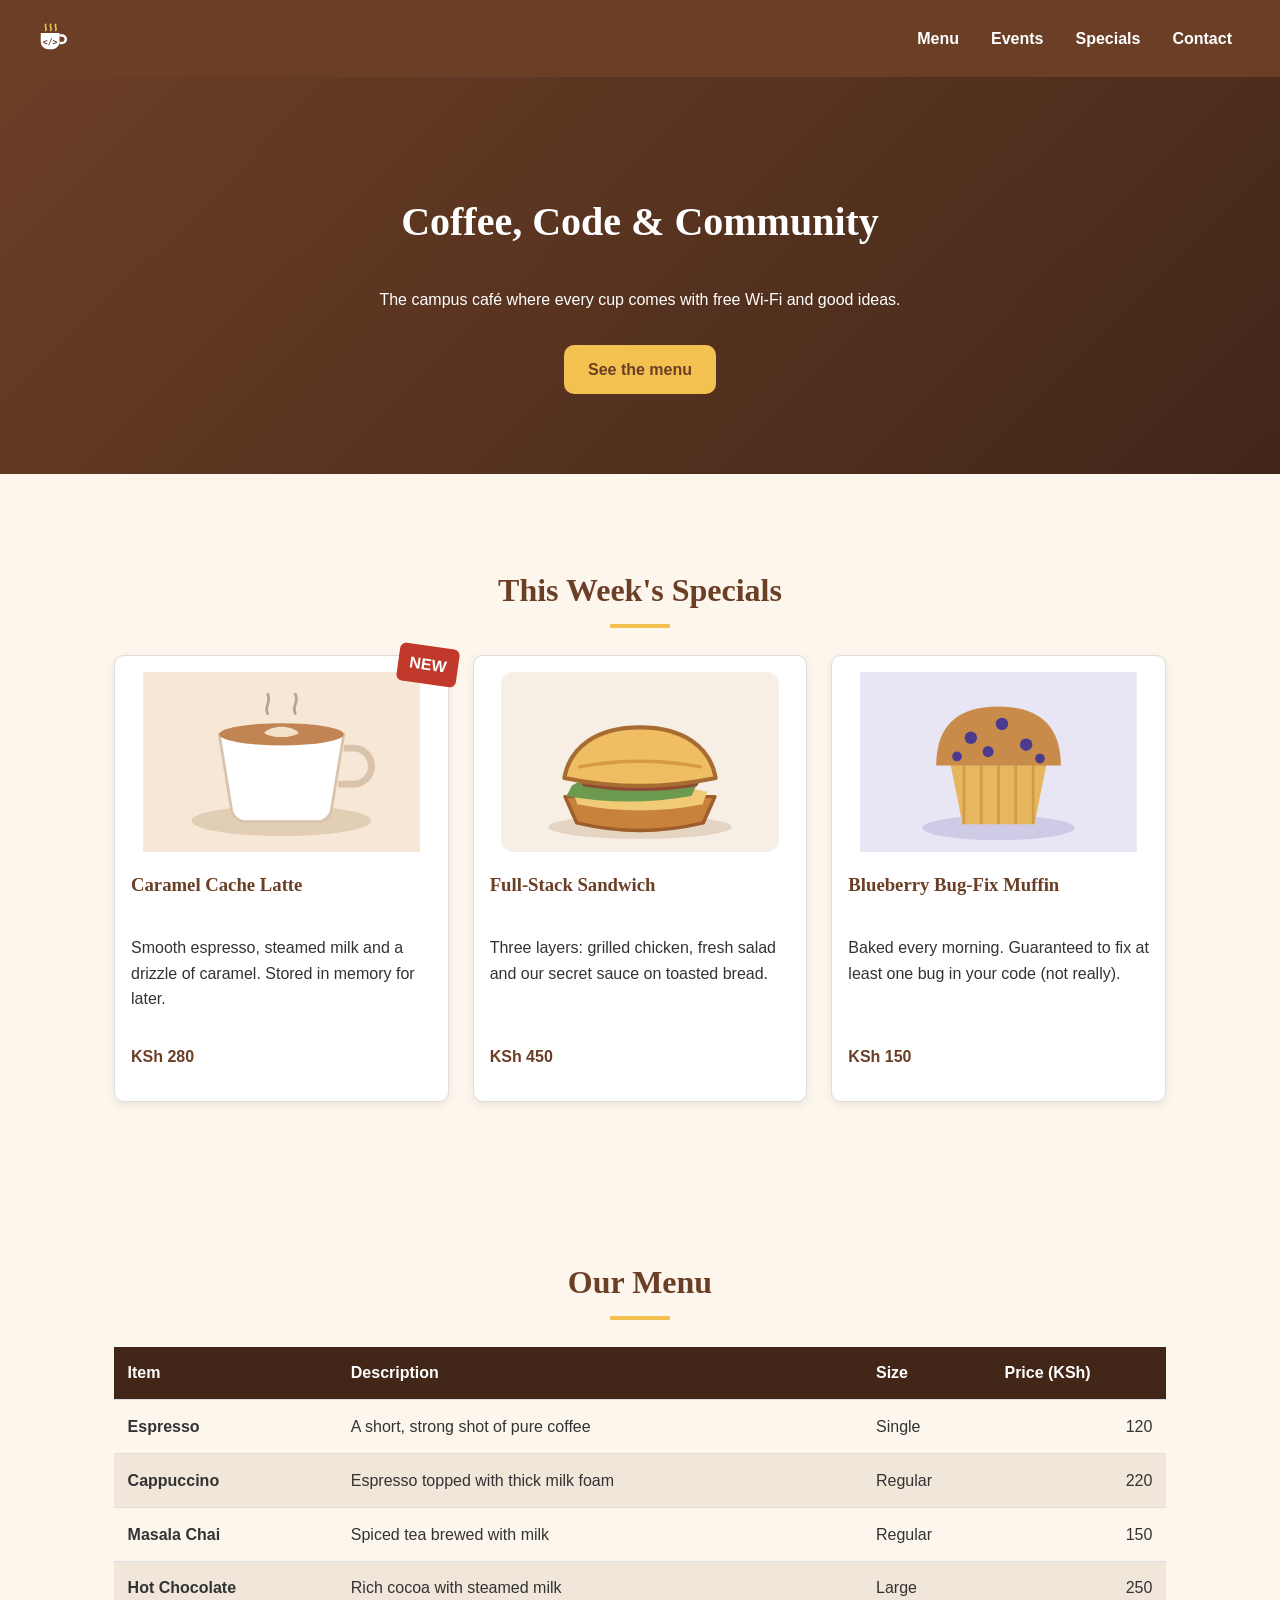
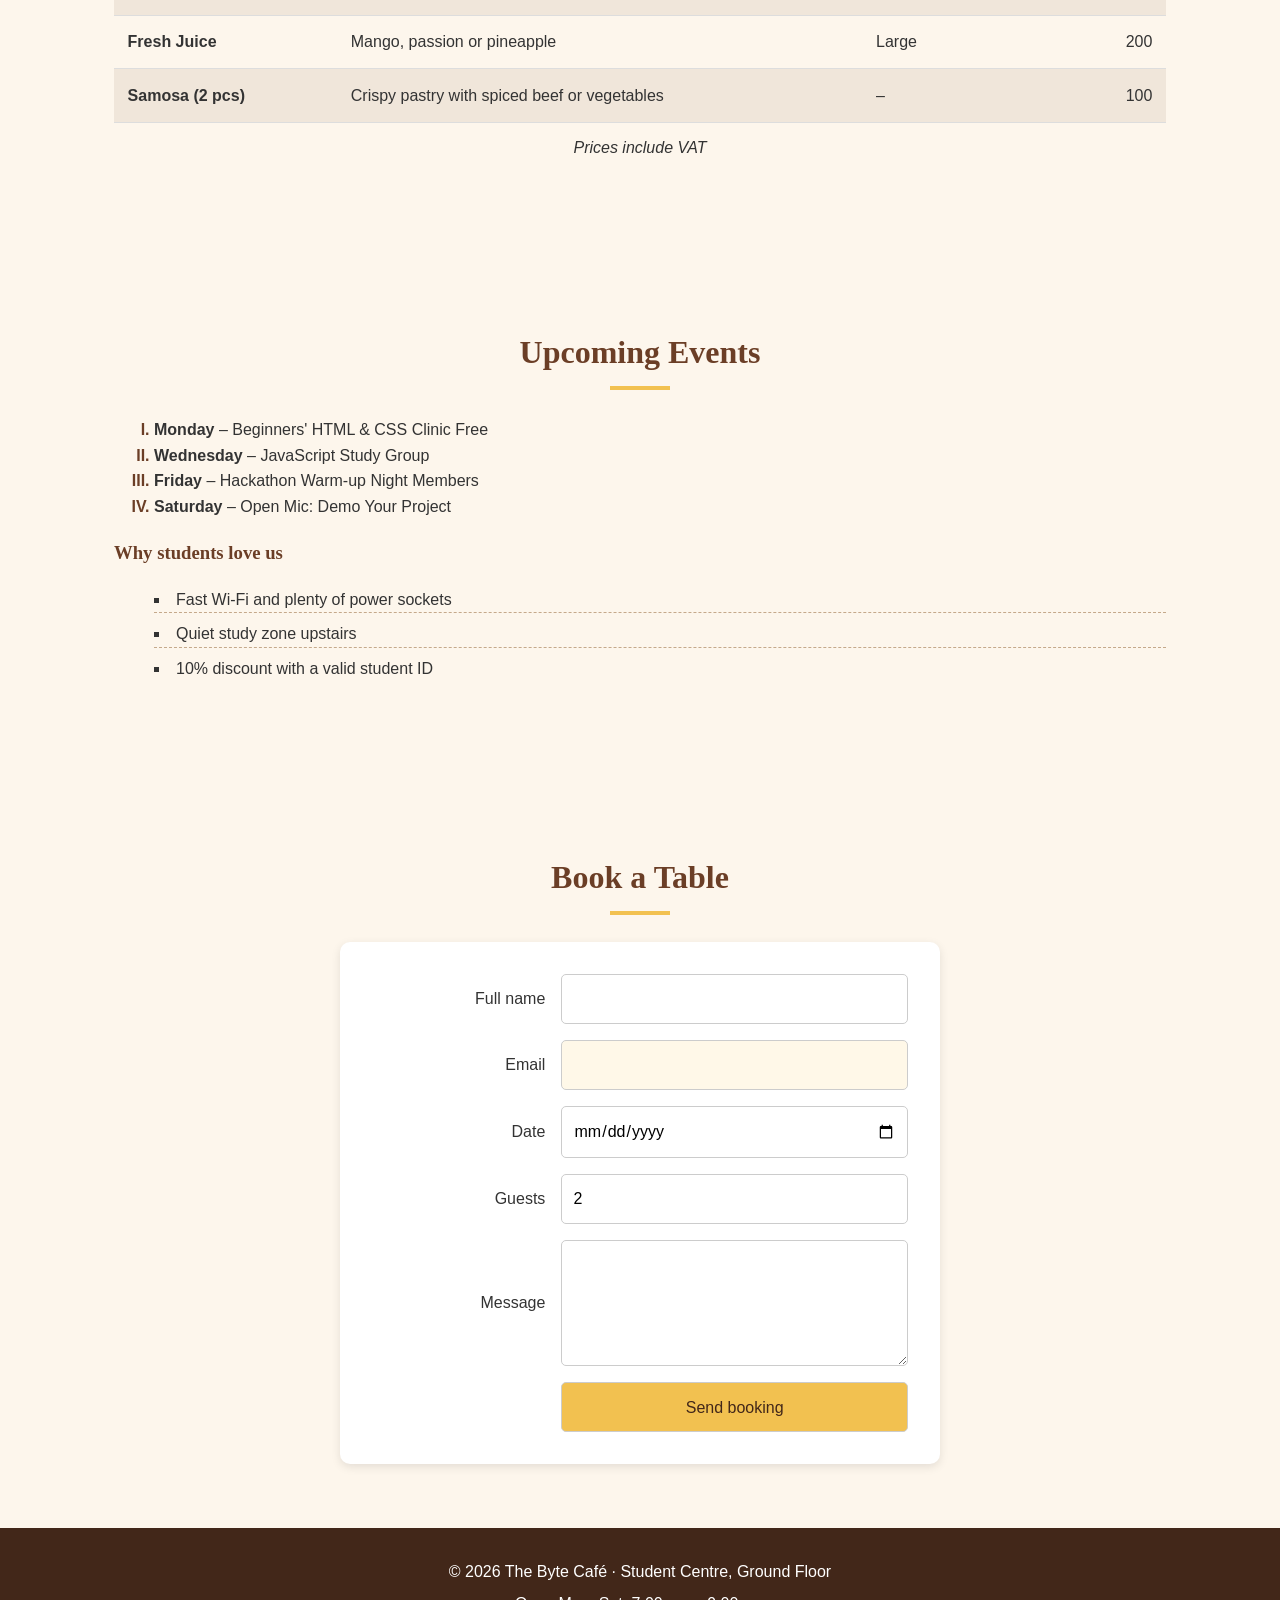
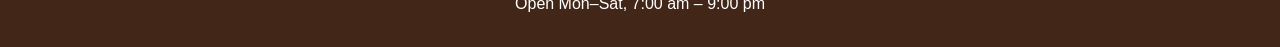
<file: starter/index.html>
<!doctype html>
<html lang="en">
  <head>
    <meta charset="UTF-8" />
    <meta name="viewport" content="width=device-width, initial-scale=1" />
    <title>The Byte Café – Campus Coffee &amp; Code</title>
    <!-- PART 1: link your external stylesheet on the next line -->

    <link rel="stylesheet" href="css/style.css" />
  </head>
  <body>
    <!-- ================= HEADER ================= -->
    <header class="site-header">
      <a href="#top" class="logo" id="top">
        <img src="images/logo.svg" alt="" width="40" height="40" />
        <span>The Byte Café</span>
      </a>
      <nav aria-label="Main navigation">
        <ul class="nav-list">
          <li><a href="#menu">Menu</a></li>
          <li><a href="#events">Events</a></li>
          <li><a href="#specials">Specials</a></li>
          <li><a href="#contact">Contact</a></li>
        </ul>
      </nav>
    </header>

    <!-- ================= HERO ================= -->
    <section class="hero">
      <h1>Coffee, Code &amp; Community</h1>
      <p class="tagline">
        The campus café where every cup comes with free Wi-Fi and good ideas.
      </p>
      <a href="#menu" class="btn btn-primary">See the menu</a>
    </section>

    <main>
      <!-- ================= SPECIALS (cards) ================= -->
      <section id="specials" class="specials">
        <h2>This Week's Specials</h2>
        <div class="card-list">
          <article class="card">
            <span class="badge">New</span>
            <img src="images/latte.svg" alt="A caramel latte in a white cup" />
            <h3>Caramel Cache Latte</h3>
            <p>
              Smooth espresso, steamed milk and a drizzle of caramel. Stored in
              memory for later.
            </p>
            <p class="price">KSh 280</p>
          </article>
          <article class="card">
            <img src="images/sandwich.svg" alt="A toasted chicken sandwich" />
            <h3>Full-Stack Sandwich</h3>
            <p>
              Three layers: grilled chicken, fresh salad and our secret sauce on
              toasted bread.
            </p>
            <p class="price">KSh 450</p>
          </article>
          <article class="card">
            <img src="images/muffin.svg" alt="A blueberry muffin" />
            <h3>Blueberry Bug-Fix Muffin</h3>
            <p>
              Baked every morning. Guaranteed to fix at least one bug in your
              code (not really).
            </p>
            <p class="price">KSh 150</p>
          </article>
        </div>
      </section>

      <!-- ================= MENU (table) ================= -->
      <section id="menu" class="menu">
        <h2>Our Menu</h2>
        <table class="menu-table">
          <caption>
            Prices include VAT
          </caption>
          <thead>
            <tr>
              <th scope="col">Item</th>
              <th scope="col">Description</th>
              <th scope="col">Size</th>
              <th scope="col">Price (KSh)</th>
            </tr>
          </thead>
          <tbody>
            <tr>
              <td>Espresso</td>
              <td>A short, strong shot of pure coffee</td>
              <td>Single</td>
              <td>120</td>
            </tr>
            <tr>
              <td>Cappuccino</td>
              <td>Espresso topped with thick milk foam</td>
              <td>Regular</td>
              <td>220</td>
            </tr>
            <tr>
              <td>Masala Chai</td>
              <td>Spiced tea brewed with milk</td>
              <td>Regular</td>
              <td>150</td>
            </tr>
            <tr>
              <td>Hot Chocolate</td>
              <td>Rich cocoa with steamed milk</td>
              <td>Large</td>
              <td>250</td>
            </tr>
            <tr>
              <td>Fresh Juice</td>
              <td>Mango, passion or pineapple</td>
              <td>Large</td>
              <td>200</td>
            </tr>
            <tr>
              <td>Samosa (2 pcs)</td>
              <td>Crispy pastry with spiced beef or vegetables</td>
              <td>–</td>
              <td>100</td>
            </tr>
          </tbody>
        </table>
      </section>

      <!-- ================= EVENTS (list) ================= -->
      <section id="events" class="events">
        <h2>Upcoming Events</h2>
        <ol class="event-list">
          <li>
            <strong>Monday</strong> – Beginners' HTML &amp; CSS Clinic
            <span class="tag">Free</span>
          </li>
          <li><strong>Wednesday</strong> – JavaScript Study Group</li>
          <li>
            <strong>Friday</strong> – Hackathon Warm-up Night
            <span class="tag">Members</span>
          </li>
          <li><strong>Saturday</strong> – Open Mic: Demo Your Project</li>
        </ol>
        <h3>Why students love us</h3>
        <ul class="feature-list">
          <li>Fast Wi-Fi and plenty of power sockets</li>
          <li>Quiet study zone upstairs</li>
          <li>10% discount with a valid student ID</li>
        </ul>
      </section>

      <!-- ================= CONTACT (form) ================= -->
      <section id="contact" class="contact">
        <h2>Book a Table</h2>
        <form class="booking-form" action="#" method="post">
          <label for="name">Full name</label>
          <input id="name" name="name" type="text" required />

          <label for="email">Email</label>
          <input id="email" name="email" type="email" required />

          <label for="date">Date</label>
          <input id="date" name="date" type="date" />

          <label for="guests">Guests</label>
          <input
            id="guests"
            name="guests"
            type="number"
            min="1"
            max="12"
            value="2"
          />

          <label for="message">Message</label>
          <textarea id="message" name="message" rows="4"></textarea>

          <button type="submit" class="btn btn-primary">Send booking</button>
        </form>
      </section>
    </main>

    <!-- ================= FOOTER ================= -->
    <footer class="site-footer">
      <p>&copy; 2026 The Byte Café · Student Centre, Ground Floor</p>
      <p>Open Mon–Sat, 7:00 am – 9:00 pm</p>
    </footer>
  </body>
</html>
</file>
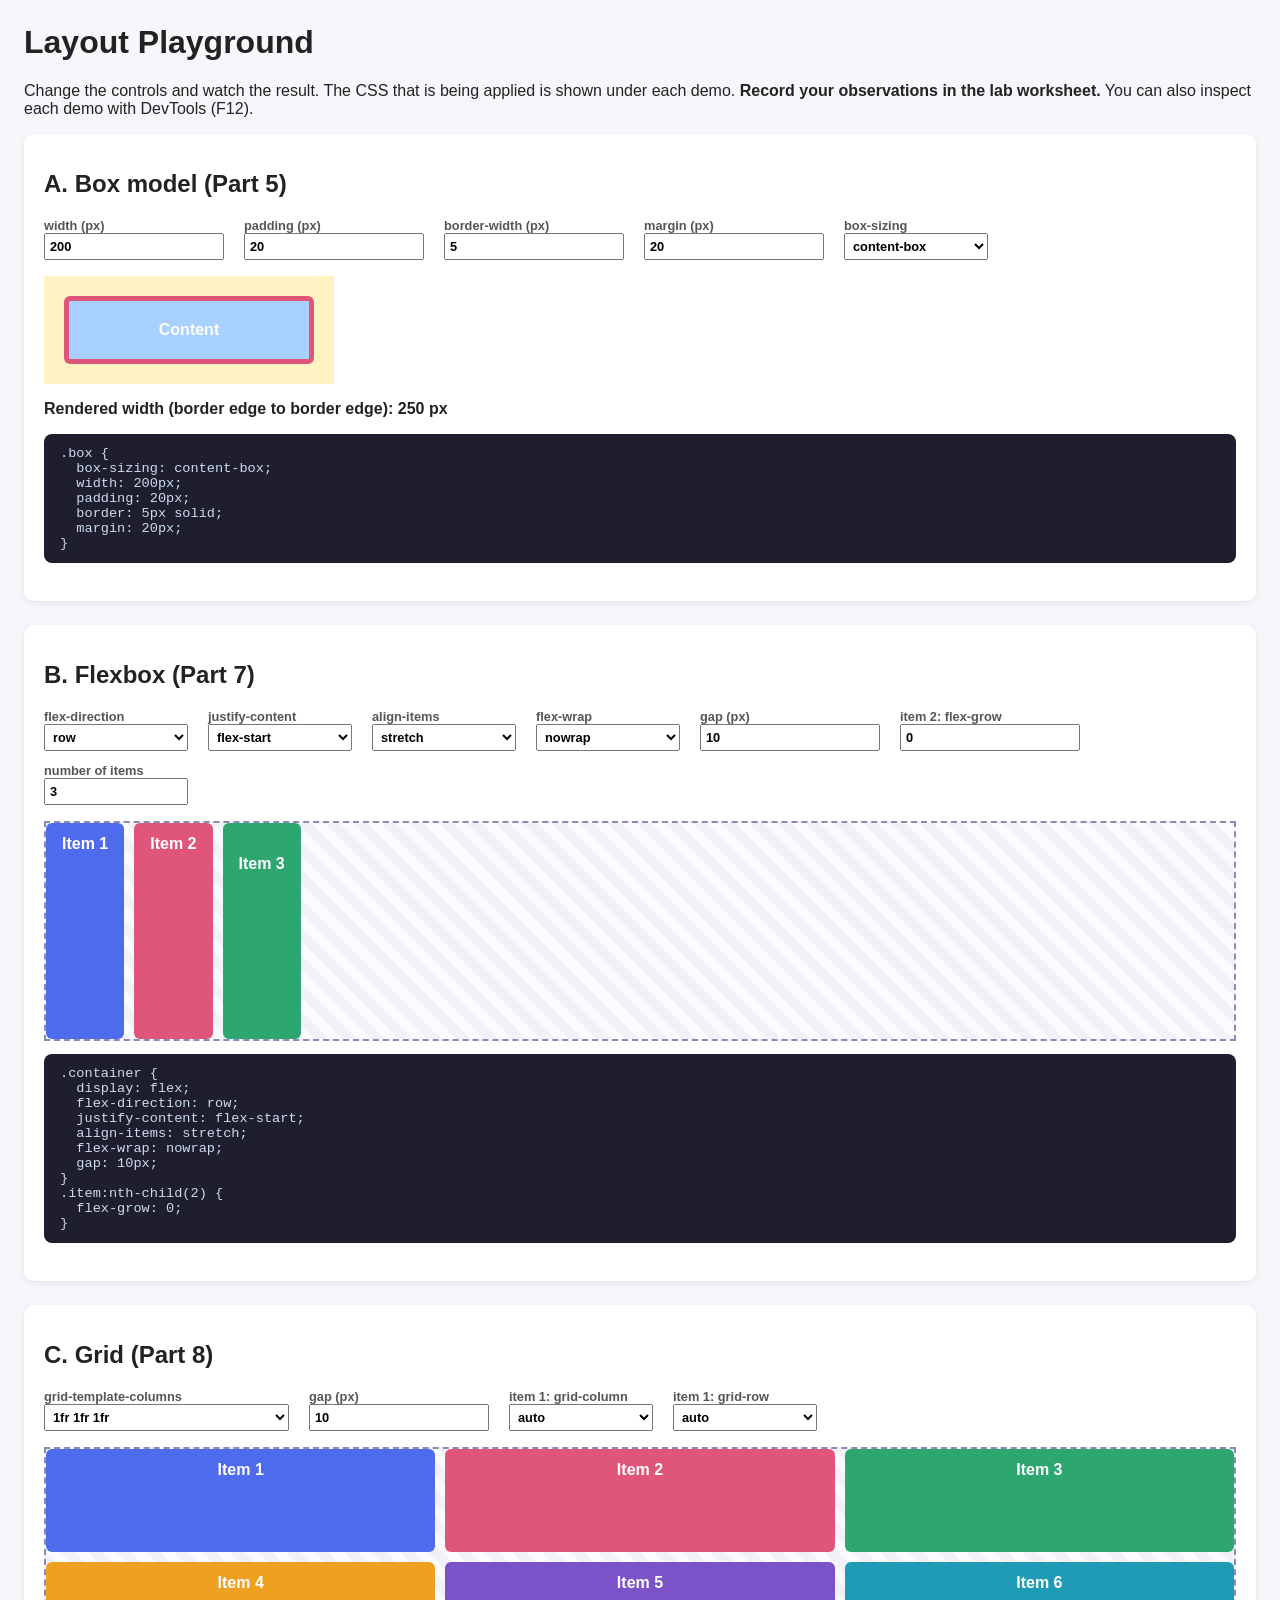
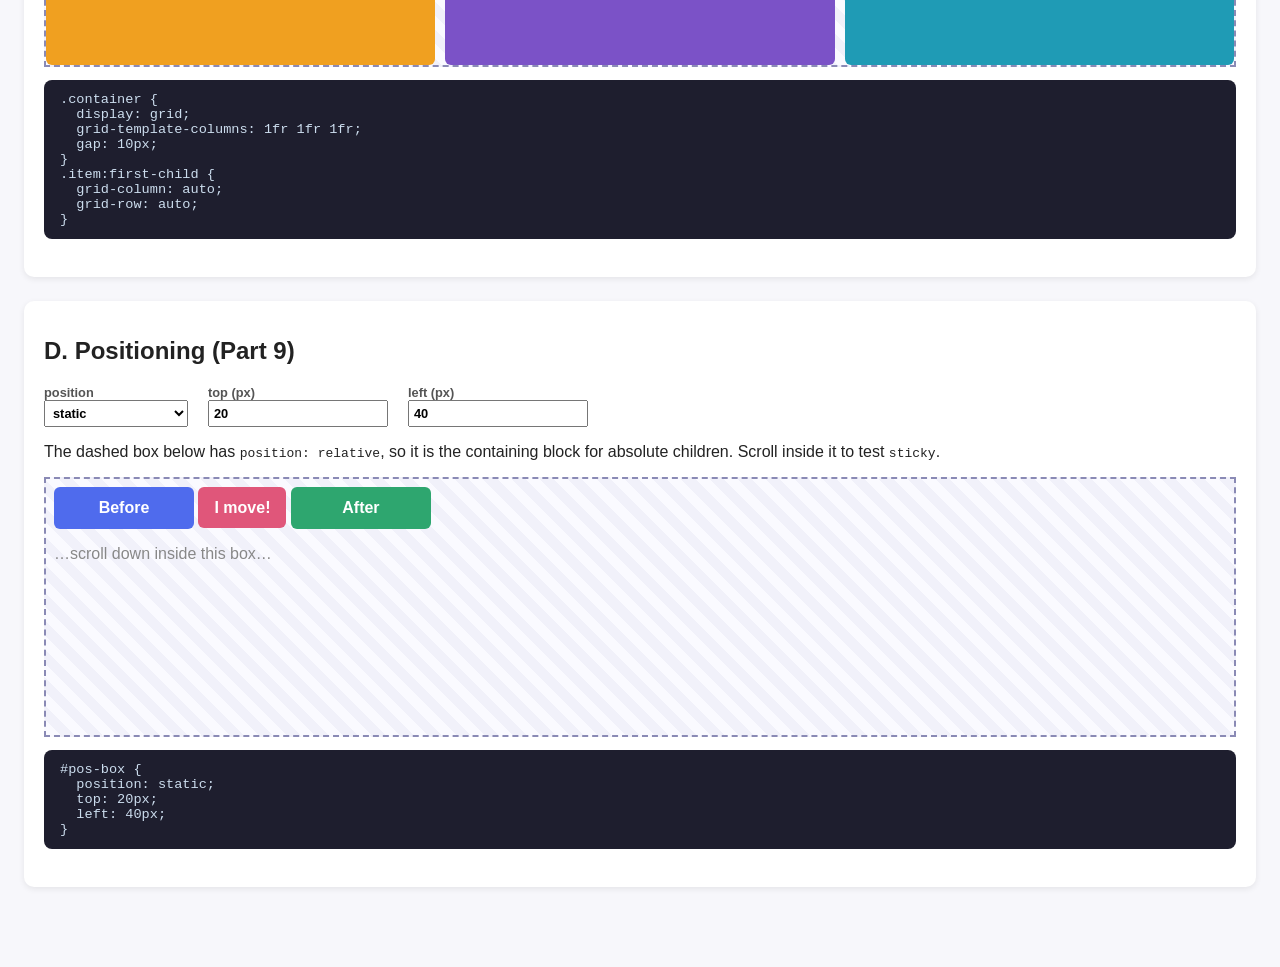
<file: starter/exercises/layout-playground.html>
<!DOCTYPE html>
<html lang="en">
<head>
  <meta charset="UTF-8">
  <meta name="viewport" content="width=device-width, initial-scale=1">
  <title>Parts 5, 7, 8 &amp; 9 – Layout Playground</title>
  <style>
    * { box-sizing: border-box; }
    body { font-family: "Segoe UI", Arial, sans-serif; margin: 0; padding: 1.5rem; background: #f7f7fb; color: #222; }
    h1 { margin-top: 0; }
    section { background: #fff; border-radius: 10px; padding: 1rem 1.25rem 1.5rem; margin-bottom: 1.5rem; box-shadow: 0 2px 6px rgba(0,0,0,.08); }
    .controls { display: flex; flex-wrap: wrap; gap: .75rem 1.25rem; margin-bottom: 1rem; }
    .controls label { display: flex; flex-direction: column; font-size: .8rem; font-weight: 600; color: #555; }
    .controls select, .controls input { font: inherit; padding: .25rem; min-width: 9rem; }
    pre { background: #1e1e2e; color: #cde; padding: .75rem 1rem; border-radius: 8px; font-size: .85rem; overflow-x: auto; }
    .stage { border: 2px dashed #8a8ab5; min-height: 220px; background: repeating-linear-gradient(45deg,#fafaff,#fafaff 10px,#f1f1fa 10px,#f1f1fa 20px); }
    .item { background: #4f6bed; color: #fff; font-weight: 700; padding: .75rem 1rem; border-radius: 6px; text-align: center; }
    .item:nth-child(2) { background: #e0567a; }
    .item:nth-child(3) { background: #2ea66f; }
    .item:nth-child(4) { background: #f0a020; }
    .item:nth-child(5) { background: #7b52c7; }
    .item:nth-child(6) { background: #1f9bb5; }
    .tall { padding-top: 2rem; padding-bottom: 2rem; }

    /* box model demo */
    #bm-wrap { background: #fff3c4; display: inline-block; }
    #bm { background: #a8d1ff; border-style: solid; border-color: #e0567a; }
    #bm-wrap .note { font-size: .8rem; }

    /* positioning demo */
    #pos-stage { position: relative; height: 260px; overflow: auto; }
    #pos-stage .filler { height: 600px; padding: .5rem; color: #888; }
    #pos-box { width: 140px; background: #e0567a; }
    .ghost { display: inline-block; width: 140px; }
  </style>
</head>
<body>
  <h1>Layout Playground</h1>
  <p>Change the controls and watch the result. The CSS that is being applied is shown under each demo.
     <strong>Record your observations in the lab worksheet.</strong> You can also inspect each demo with DevTools (F12).</p>

  <!-- ============ BOX MODEL ============ -->
  <section id="box-model">
    <h2>A. Box model (Part 5)</h2>
    <div class="controls">
      <label>width (px)<input type="number" id="bm-width" value="200"></label>
      <label>padding (px)<input type="number" id="bm-padding" value="20"></label>
      <label>border-width (px)<input type="number" id="bm-border" value="5"></label>
      <label>margin (px)<input type="number" id="bm-margin" value="20"></label>
      <label>box-sizing
        <select id="bm-sizing"><option>content-box</option><option>border-box</option></select>
      </label>
    </div>
    <div id="bm-wrap"><div id="bm" class="item">Content</div></div>
    <p><strong>Rendered width (border edge to border edge): <span id="bm-out"></span> px</strong></p>
    <pre id="bm-code"></pre>
  </section>

  <!-- ============ FLEXBOX ============ -->
  <section id="flexbox">
    <h2>B. Flexbox (Part 7)</h2>
    <div class="controls">
      <label>flex-direction
        <select id="fx-direction"><option>row</option><option>row-reverse</option><option>column</option><option>column-reverse</option></select></label>
      <label>justify-content
        <select id="fx-justify"><option>flex-start</option><option>flex-end</option><option>center</option><option>space-between</option><option>space-around</option><option>space-evenly</option></select></label>
      <label>align-items
        <select id="fx-align"><option>stretch</option><option>flex-start</option><option>flex-end</option><option>center</option><option>baseline</option></select></label>
      <label>flex-wrap
        <select id="fx-wrap"><option>nowrap</option><option>wrap</option></select></label>
      <label>gap (px)<input type="number" id="fx-gap" value="10"></label>
      <label>item 2: flex-grow<input type="number" id="fx-grow" value="0" min="0"></label>
      <label>number of items<input type="number" id="fx-count" value="3" min="1" max="6"></label>
    </div>
    <div class="stage" id="fx-stage"></div>
    <pre id="fx-code"></pre>
  </section>

  <!-- ============ GRID ============ -->
  <section id="grid">
    <h2>C. Grid (Part 8)</h2>
    <div class="controls">
      <label>grid-template-columns
        <select id="gr-cols">
          <option>1fr 1fr 1fr</option>
          <option>1fr 2fr</option>
          <option>200px 1fr</option>
          <option>repeat(4, 1fr)</option>
          <option>repeat(auto-fit, minmax(150px, 1fr))</option>
        </select></label>
      <label>gap (px)<input type="number" id="gr-gap" value="10"></label>
      <label>item 1: grid-column
        <select id="gr-span"><option>auto</option><option>1 / 3</option><option>1 / -1</option><option>span 2</option></select></label>
      <label>item 1: grid-row
        <select id="gr-row"><option>auto</option><option>1 / 3</option><option>span 2</option></select></label>
    </div>
    <div class="stage" id="gr-stage"></div>
    <pre id="gr-code"></pre>
  </section>

  <!-- ============ POSITIONING ============ -->
  <section id="positioning">
    <h2>D. Positioning (Part 9)</h2>
    <div class="controls">
      <label>position
        <select id="ps-position"><option>static</option><option>relative</option><option>absolute</option><option>fixed</option><option>sticky</option></select></label>
      <label>top (px)<input type="number" id="ps-top" value="20"></label>
      <label>left (px)<input type="number" id="ps-left" value="40"></label>
    </div>
    <p>The dashed box below has <code>position: relative</code>, so it is the containing block for absolute children.
       Scroll inside it to test <code>sticky</code>.</p>
    <div class="stage" id="pos-stage">
      <div class="filler">
        <span class="item ghost">Before</span>
        <span class="item" id="pos-box">I move!</span>
        <span class="item ghost">After</span>
        <p>…scroll down inside this box…</p>
      </div>
    </div>
    <pre id="ps-code"></pre>
  </section>

<script>
  const $ = id => document.getElementById(id);

  function boxModel() {
    const w = +$('bm-width').value, p = +$('bm-padding').value, b = +$('bm-border').value,
          m = +$('bm-margin').value, s = $('bm-sizing').value, el = $('bm');
    Object.assign(el.style, { width: w + 'px', padding: p + 'px', borderWidth: b + 'px', margin: m + 'px', boxSizing: s });
    $('bm-out').textContent = Math.round(el.getBoundingClientRect().width);
    $('bm-code').textContent = `.box {\n  box-sizing: ${s};\n  width: ${w}px;\n  padding: ${p}px;\n  border: ${b}px solid;\n  margin: ${m}px;\n}`;
  }

  function flex() {
    const st = $('fx-stage'), n = +$('fx-count').value;
    st.innerHTML = '';
    for (let i = 1; i <= n; i++) {
      const d = document.createElement('div');
      d.className = 'item' + (i === 3 ? ' tall' : '');
      d.textContent = 'Item ' + i;
      st.appendChild(d);
    }
    const css = { display: 'flex', flexDirection: $('fx-direction').value, justifyContent: $('fx-justify').value,
                  alignItems: $('fx-align').value, flexWrap: $('fx-wrap').value, gap: $('fx-gap').value + 'px' };
    Object.assign(st.style, css);
    const g = +$('fx-grow').value;
    if (st.children[1]) st.children[1].style.flexGrow = g;
    $('fx-code').textContent =
`.container {\n  display: flex;\n  flex-direction: ${css.flexDirection};\n  justify-content: ${css.justifyContent};\n  align-items: ${css.alignItems};\n  flex-wrap: ${css.flexWrap};\n  gap: ${css.gap};\n}\n.item:nth-child(2) {\n  flex-grow: ${g};\n}`;
  }

  function grid() {
    const st = $('gr-stage');
    st.innerHTML = '';
    for (let i = 1; i <= 6; i++) {
      const d = document.createElement('div'); d.className = 'item'; d.textContent = 'Item ' + i; st.appendChild(d);
    }
    Object.assign(st.style, { display: 'grid', gridTemplateColumns: $('gr-cols').value, gap: $('gr-gap').value + 'px' });
    st.children[0].style.gridColumn = $('gr-span').value;
    st.children[0].style.gridRow = $('gr-row').value;
    $('gr-code').textContent =
`.container {\n  display: grid;\n  grid-template-columns: ${$('gr-cols').value};\n  gap: ${$('gr-gap').value}px;\n}\n.item:first-child {\n  grid-column: ${$('gr-span').value};\n  grid-row: ${$('gr-row').value};\n}`;
  }

  function pos() {
    const b = $('pos-box'), p = $('ps-position').value;
    Object.assign(b.style, { position: p, top: $('ps-top').value + 'px', left: $('ps-left').value + 'px' });
    $('ps-code').textContent = `#pos-box {\n  position: ${p};\n  top: ${$('ps-top').value}px;\n  left: ${$('ps-left').value}px;\n}`;
  }

  document.querySelectorAll('#box-model input, #box-model select').forEach(e => e.addEventListener('input', boxModel));
  document.querySelectorAll('#flexbox input, #flexbox select').forEach(e => e.addEventListener('input', flex));
  document.querySelectorAll('#grid input, #grid select').forEach(e => e.addEventListener('input', grid));
  document.querySelectorAll('#positioning input, #positioning select').forEach(e => e.addEventListener('input', pos));
  boxModel(); flex(); grid(); pos();
</script>
</body>
</html>
</file>
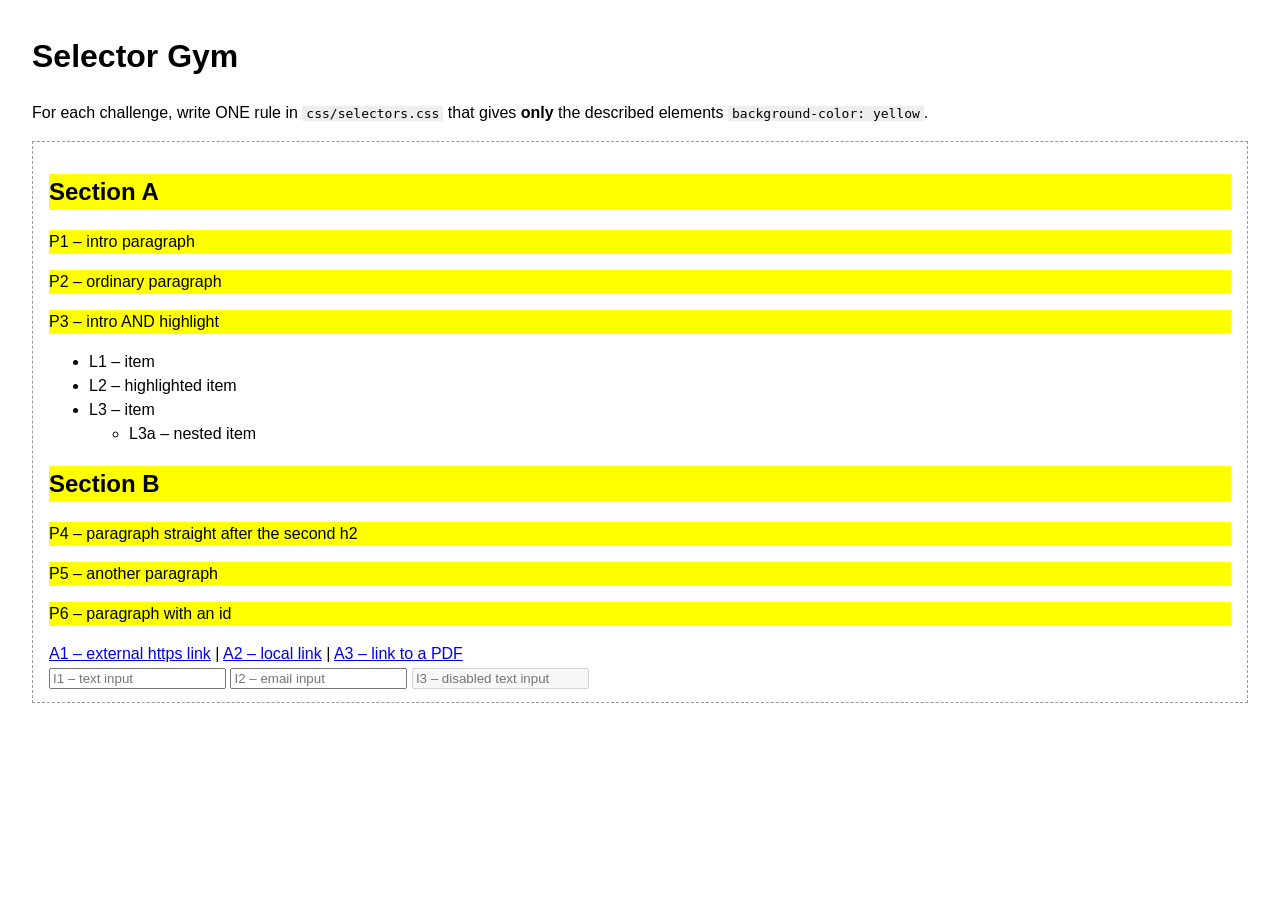
<file: starter/exercises/selectors.html>
<!DOCTYPE html>
<html lang="en">
<head>
  <meta charset="UTF-8">
  <title>Part 2 – Selector Gym</title>
  <style>
    /* Helper styles – do not change */
    body { font-family: Arial, sans-serif; margin: 2rem; line-height: 1.5; }
    .box { border: 1px dashed #999; padding: 0.75rem 1rem; margin: 1rem 0; }
    code { background: #eee; padding: 0 4px; }
  </style>
  <!-- Write YOUR answers in css/selectors.css -->
  <link rel="stylesheet" href="css/selectors.css">
</head>
<body>
  <h1>Selector Gym</h1>
  <p>For each challenge, write ONE rule in <code>css/selectors.css</code> that gives
     <strong>only</strong> the described elements <code>background-color: yellow</code>.</p>

  <div class="box" id="gym">
    <h2>Section A</h2>
    <p class="intro">P1 – intro paragraph</p>
    <p>P2 – ordinary paragraph</p>
    <p class="intro highlight">P3 – intro AND highlight</p>
    <ul>
      <li>L1 – item</li>
      <li class="highlight">L2 – highlighted item</li>
      <li>L3 – item
        <ul>
          <li>L3a – nested item</li>
        </ul>
      </li>
    </ul>
    <h2>Section B</h2>
    <p>P4 – paragraph straight after the second h2</p>
    <p>P5 – another paragraph</p>
    <p id="special">P6 – paragraph with an id</p>
    <a href="https://developer.mozilla.org">A1 – external https link</a> |
    <a href="contact.html">A2 – local link</a> |
    <a href="guide.pdf">A3 – link to a PDF</a>
    <form>
      <input type="text" placeholder="I1 – text input">
      <input type="email" placeholder="I2 – email input">
      <input type="text" placeholder="I3 – disabled text input" disabled>
    </form>
  </div>
</body>
</html>
</file>
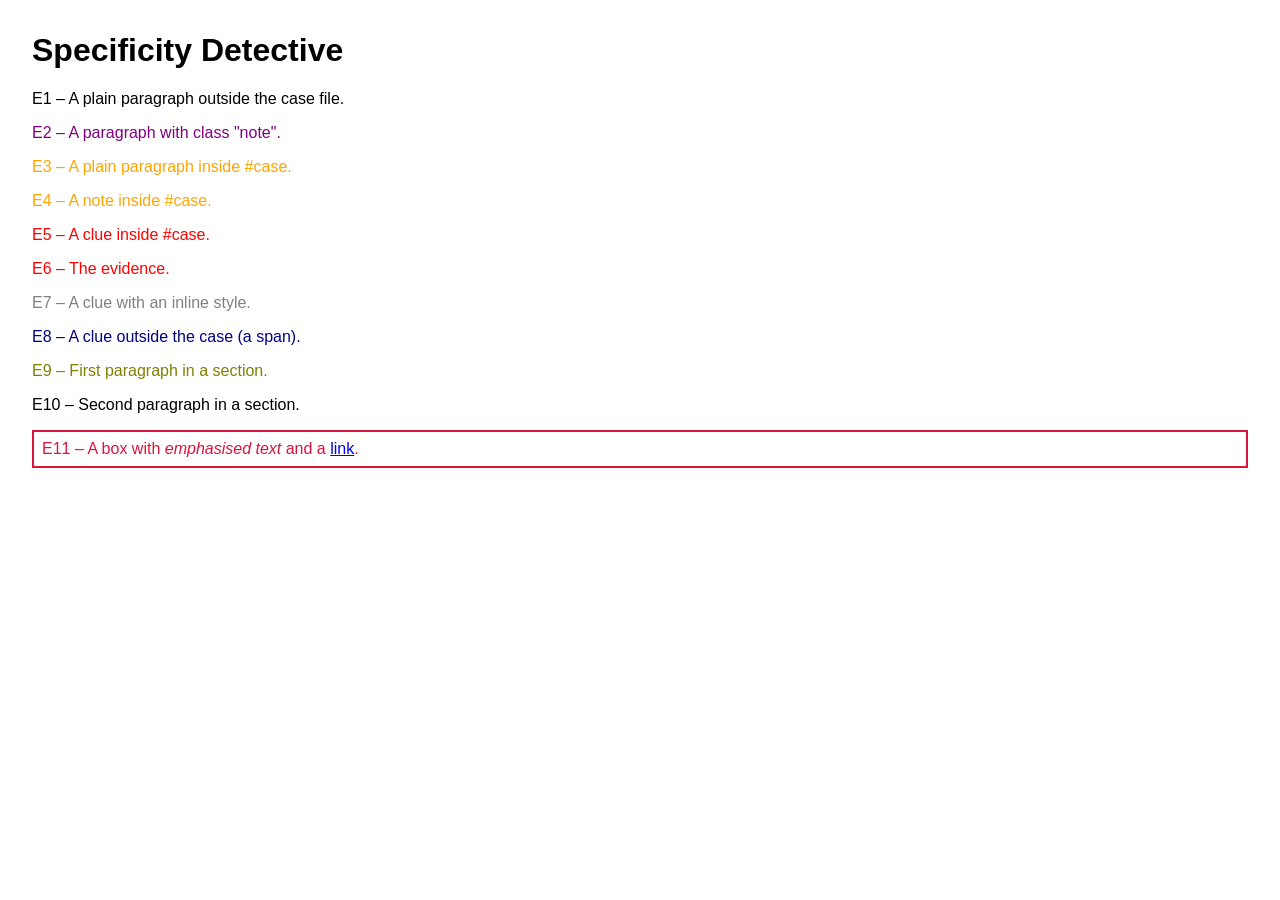
<file: starter/exercises/specificity.html>
<!DOCTYPE html>
<html lang="en">
<head>
  <meta charset="UTF-8">
  <title>Part 3 – Specificity Detective</title>
  <style>
    body { font-family: Arial, sans-serif; margin: 2rem; }
    /* ====== DO NOT EDIT THESE RULES UNTIL STEP 3 ====== */
    /* R1 */ p              { color: black; }
    /* R2 */ .note          { color: green; }
    /* R3 */ #case p        { color: orange; }
    /* R4 */ p.note         { color: purple; }
    /* R5 */ .clue          { color: teal; }
    /* R6 */ div .clue      { color: brown; }
    /* R7 */ #case .clue    { color: red; }
    /* R8 */ .clue          { color: navy; }
    /* R9 */ #evidence      { color: magenta; }
    /* R10 */ section p:first-child { color: olive; }
    /* R11 */ .box          { color: crimson; border: 2px solid crimson; padding: .5rem; }
    /* ================================================== */
  </style>
</head>
<body>
  <h1>Specificity Detective</h1>

  <p>E1 – A plain paragraph outside the case file.</p>
  <p class="note">E2 – A paragraph with class "note".</p>

  <div id="case">
    <p>E3 – A plain paragraph inside #case.</p>
    <p class="note">E4 – A note inside #case.</p>
    <p class="clue">E5 – A clue inside #case.</p>
    <p class="clue" id="evidence">E6 – The evidence.</p>
    <p class="clue" style="color: gray;">E7 – A clue with an inline style.</p>
  </div>

  <span class="clue">E8 – A clue outside the case (a span).</span>

  <section>
    <p>E9 – First paragraph in a section.</p>
    <p>E10 – Second paragraph in a section.</p>
  </section>

  <div class="box">
    E11 – A box with <em>emphasised text</em> and a <a href="#">link</a>.
  </div>
</body>
</html>
</file>
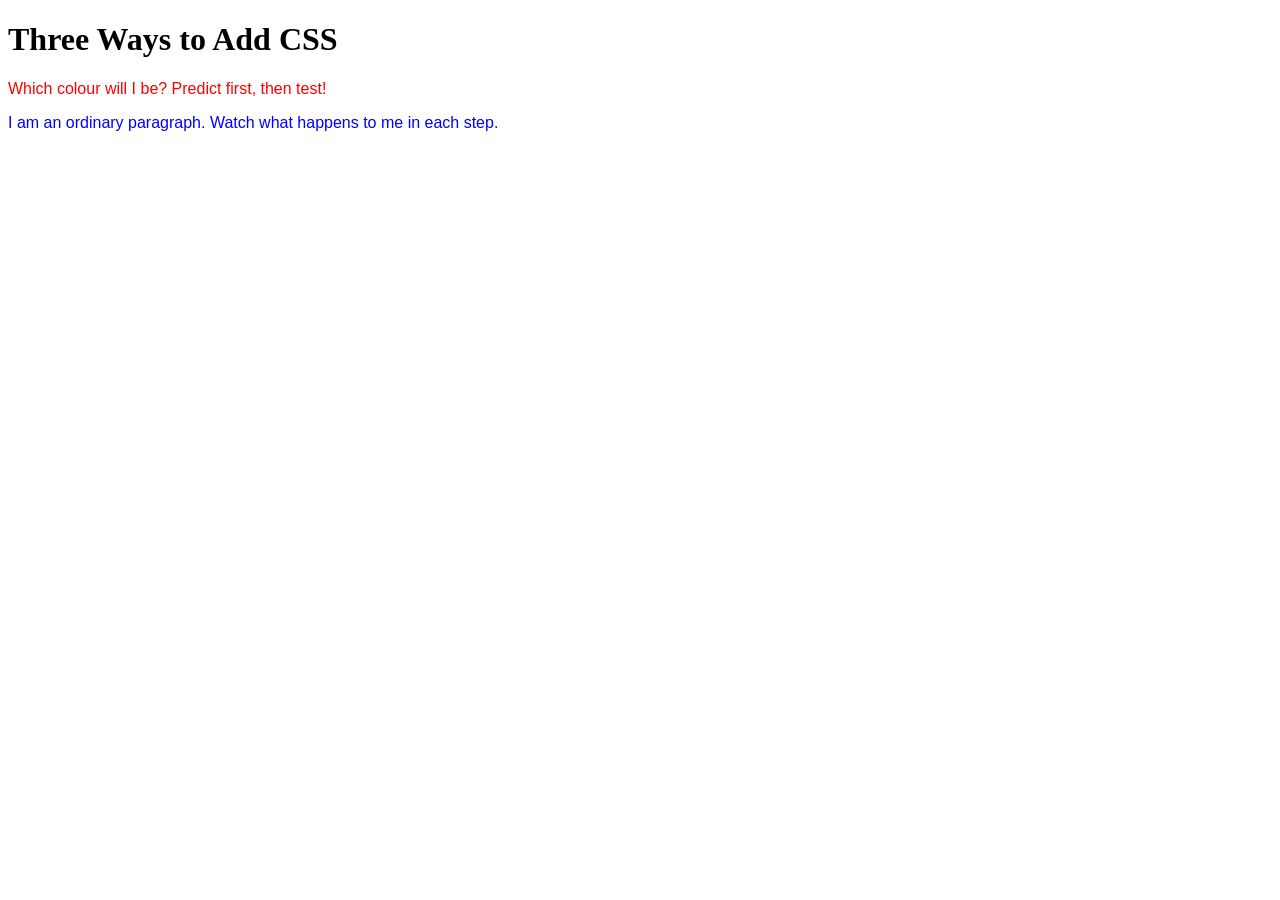
<file: starter/exercises/three-ways.html>
<!doctype html>
<html lang="en">
  <head>
    <meta charset="UTF-8" />
    <title>Part 1 – Three ways to add CSS</title>

    <!-- STEP A: external stylesheet (already linked) -->
    <style>
      p {
        color: green;
      }
    </style>
    <link rel="stylesheet" href="css/three-ways.css" />

    <!-- STEP B: add an internal <style> element BELOW this comment -->
  </head>
  <body>
    <h1>Three Ways to Add CSS</h1>

    <!-- STEP C: add an inline style attribute to this paragraph -->
    <p id="target" style="color: red">
      Which colour will I be? Predict first, then test!
    </p>

    <p>I am an ordinary paragraph. Watch what happens to me in each step.</p>
  </body>
</html>
</file>
<file: starter/css/style.css>
/* =====================================================================
   The Byte Café – Team stylesheet
   Team members (Driver / Navigator):
     1. ____Sheila Kerubo__________________   2. ___David Ambanya___________________
   Write your CSS in the sections below. Keep the comments!
   Add a short comment above every rule explaining WHY you wrote it.
   ===================================================================== */

/* ---------- PART 4: Custom properties (colours, radius) ---------- */
:root {
  /* e.g. --brown: #6b3e26; */
   /* Main café colours */
  --brown: #6b3e26;
  --brown-dark: #422719;
  --cream: rgb(253 246 236);
  --gold: hsl(42 86% 63%);
  --text: #333333;

  /* Rounded corners */
  --radius: 10px;
}

/* ---------- PART 5: Box model reset ---------- */
/* Makes width and height include padding and borders */
*,
*::before,
*::after {
  box-sizing: border-box;
}


/* ---------- PART 4: Typography & colour (body, headings,
 links) ---------- */
/* Sets the general font, spacing and colours */
body {
  margin: 0;
  font-family: Arial, Helvetica, sans-serif;
  font-size: 1rem;
  line-height: 1.6;
  color: var(--text);
  background-color: var(--cream);
}

/* Gives all headings a consistent café appearance */
h1,
h2,
h3 {
  font-family: Georgia, "Times New Roman", serif;
  color: var(--brown);
}

/* Makes the main heading larger and centred */
h2 {
  font-size: 2rem;
  text-align: center;
}

/* Adds a decorative gold line below headings */
h2::after {
  content: "";
  display: block;
  width: 60px;
  height: 4px;
  background-color: var(--gold);
  margin: 0.5rem auto;
}

/* Keeps images within their containers */
img {
  max-width: 100%;
  display: block;
}

/* Styles ordinary links */
a:link {
  color: var(--brown);
}

a:visited {
  color: var(--brown-dark);
}

a:hover {
  color: #a65c20;
}

/* Makes keyboard navigation visible */
a:focus-visible {
  outline: 3px solid var(--gold);
  outline-offset: 3px;
}

/* Changes link colour when clicked */
a:active {
  color: #c0392b;
}

/* ---------- PART 7 & 9: Header (flexbox + sticky) ---------- */
/* Makes the header a flexible, sticky navigation bar */
.site-header {
  display: flex;
  justify-content: space-between;
  align-items: center;
  flex-wrap: wrap;
  gap: 1rem;
  padding: 1rem 2rem;
  background-color: var(--brown);
  position: sticky;
  top: 0;
  z-index: 1000;
}

/* Keep the cafe logo image and text aligned horizontally*/
.logo {
  display:flex;
  align-items: center;
  gap: 10px;
  text-decoration: none;
  color: white;
  font-size: 1.3rem;
  font-weight: bold;
}

/* ---------- PART 6 & 7: Navigation list ---------- */
.nav-list {
  display: flex;
  align-items: center;
  list-style: none;
  gap:1 rem;
  margin:0;
  padding:0;
}

/* Styles navigation links as rounded buttons */
.nav-list a {
  display: block;
  color: white;
  text-decoration: none;
  font-weight: bold;
  padding: 0.6rem 1rem;
  border-radius: 999px;
}

/* Keeps navigation links white when visited */
.nav-list a:link,
.nav-list a:visited {
  color: white;
}

/* Highlights navigation links with gold on hover */
.nav-list a:hover {
  background-color: var(--gold);
  color: var(--brown-dark);
}

/* ---------- Hero & buttons ---------- */
/* Centres the hero content and creates a welcoming background */
.hero {
  text-align: center;
  padding: 5rem 2rem;
  background: linear-gradient(
    135deg,
    var(--brown),
    var(--brown-dark)
  );
  color: white;
}

/* Makes the hero heading stand out against the dark background */
.hero h1 {
  color: white;
  font-size: 2.5rem;
}

/* Giving the tagline a comfortable width */
.tagline {
  max-width: 650px;
  margin: 1rem auto 2rem;
}

/* Gives buttons a consistent appearance */
.btn {
  display: inline-block;
  padding: 0.75rem 1.5rem;
  border-radius: var(--radius);
  text-decoration: none;
  font-weight: bold;
}

/* Styles the primary button in gold */
.btn-primary {
  background-color: var(--gold);
  color: var(--brown-dark);
}

/* Changes the primary button appearance on hover */
.btn-primary:hover {
  background-color: white;
  color: var(--brown-dark);
}


/* ---------- Main sections ---------- */
/* Limits section width and centres content on the page */
main > section {
  max-width: 1100px;
  margin: 0 auto;
  padding: 4rem 1.5rem;
}


/* ---------- PART 8: Cards (grid) ---------- */
/* Arranges the café cards in a responsive grid */
.card-list {
  display: grid;
  grid-template-columns: repeat(auto-fit, minmax(260px, 1fr));
  gap: 1.5rem;
}

/* ---------- PART 5 & 9: Card box model + badge ---------- */
/* Gives every card a consistent appearance and vertical layout */
.card {
  display: flex;
  flex-direction: column;
  background-color: white;
  padding: 1rem;
  border: 1px solid #ddd;
  border-radius: var(--radius);
  box-shadow: 0 3px 10px rgba(0, 0, 0, 0.08);
  position: relative;
}

/* Keeps card images at a consistent size */
.card img {
  width: 100%;
  height: 180px;
  object-fit: contain;
}

/* Pushes prices to the bottom of cards */
.card .price {
  margin-top: auto;
  padding-top: 1rem;
  font-weight: bold;
  color: var(--brown);
}

/* Positions the NEW badge relative to its card */
.badge {
  position: absolute;
  top: -10px;
  right: -10px;
  background-color: #c0392b;
  color: white;
  font-weight: bold;
  text-transform: uppercase;
  padding: 0.4rem 0.7rem;
  border-radius: 6px;
  transform: rotate(8deg);
}

/* ---------- PART 6: Menu table ---------- */
/* Makes the menu table fill its available width */
.menu-table {
  width: 100%;
  border-collapse: collapse;
}

/* Adds comfortable spacing inside table cells */
.menu-table th,
.menu-table td {
  padding: 0.85rem;
  text-align: left;
  border-bottom: 1px solid #ddd;
}

/* Gives the table heading a dark café background */
.menu-table thead {
  background-color: var(--brown-dark);
  color: white;
}

/* Makes alternating menu rows easier to read */
.menu-table tbody tr:nth-child(even) {
  background-color: #f0e6da;
}

/* Highlights a menu row when the mouse moves over it */
.menu-table tbody tr:hover {
  background-color: #f5dfb6;
}

/* Makes menu item names bold */
.menu-table tbody td:first-child {
  font-weight: bold;
}

/* Aligns prices to the right */
.menu-table tbody td:last-child {
  text-align: right;
}

/* Places the table caption underneath the table */
.menu-table caption {
  caption-side: bottom;
  font-style: italic;
  padding: 0.75rem;
}

/* ---------- PART 6: Lists ---------- */
/* Displays event numbers using uppercase Roman numerals */
.event-list {
  list-style-type: upper-roman;
}

/* Colours and bolds the event list markers */
.event-list li::marker {
  color: var(--brown);
  font-weight: bold;
}

/* Displays square feature list bullets inside the list */
.feature-list {
  list-style-type: square;
  list-style-position: inside;
}

/* Separates subsequent feature items with dashed lines */
.feature-list li + li {
  border-top: 1px dashed #c5a98b;
  padding-top: 0.5rem;
}

/* ---------- PART 8: Booking form (grid) ---------- */
/* Creates a centred two-column booking form */
.booking-form {
  display: grid;
  grid-template-columns: 1fr 2fr;
  gap: 1rem;
  max-width: 600px;
  margin: 0 auto;
  padding: 2rem;
  background-color: white;
  border-radius: var(--radius);
  box-shadow: 0 3px 10px rgba(0, 0, 0, 0.1);
}

/* Aligns form labels in the first column */
.booking-form label {
  grid-column: 1 / 2;
  text-align: right;
  align-self: center;
}

/* Places form controls in the second column */
.booking-form input,
.booking-form textarea,
.booking-form button {
  grid-column: 2 / 3;
  width: 100%;
  padding: 0.7rem;
  border: 1px solid #ccc;
  border-radius: 5px;
  font: inherit;
}

/* Gives the email field a different background */
.booking-form input[type="email"] {
  background-color: #fff8e8;
}

/* Highlights form controls when selected */
.booking-form input:focus,
.booking-form textarea:focus {
  outline: 2px solid var(--gold);
  border-color: var(--brown);
}

/* Gives the booking button a pointer cursor */
.booking-form button {
  cursor: pointer;
}

/* ---------- Footer ---------- */
/* Creates a dark footer with centred white text */
.site-footer {
  background-color: var(--brown-dark);
  color: white;
  text-align: center;
  padding: 1.5rem;
}

/* Removes unnecessary paragraph spacing in the footer */
.site-footer p {
  margin: 0.4rem;
}

/* ---------- PART 10: Responsive design ---------- */
/* @media (max-width: 640px) { ... } */
/* Adapts the café website to screens 640px wide or smaller */
@media (max-width: 640px) {

  /* Makes the header static and stacks its contents */
  .site-header {
    position: static;
    flex-direction: column;
    padding: 1rem;
  }

  /* Centres navigation links and allows them to wrap */
  .nav-list {
    justify-content: center;
    flex-wrap: wrap;
    gap: 0.5rem;
  }

  /* Reduces the hero spacing on small screens */
  .hero {
    padding: 3rem 1rem;
  }

  /* Changes the booking form to one column */
  .booking-form {
    grid-template-columns: 1fr;
    padding: 1rem;
  }

  /* Aligns labels to the left */
  .booking-form label {
    grid-column: 1 / -1;
    text-align: left;
  }

  /* Makes controls fill the single form column */
  .booking-form input,
  .booking-form textarea,
  .booking-form button {
    grid-column: 1 / -1;
  }

  /* Hides the Description column on small screens */
  .menu-table th:nth-child(2),
  .menu-table td:nth-child(2) {
    display: none;
  }
}
</file>
<file: starter/exercises/css/selectors.css>
/* =========================================================
   Part 2 – Selector Gym
   Test ONE challenge at a time: keep the challenge you are working
   on active and comment the other challenge rules out.
   Record each selector and the elements it matched in the worksheet.
   ========================================================= */

/* S1  All paragraphs (type selector) */
/* ??? { background-color: yellow; } */

/* S2  Only elements with class "intro" (class selector) */

/* S3  Only the element that has BOTH classes intro and highlight */

/* S4  Only paragraph P6 (id selector) */

/* S5  Only the <li> with class "highlight" – not P3! (type + class) */

/* S6  Only the NESTED list item L3a (descendant combinator) */

/* S7  Every paragraph that comes IMMEDIATELY after an <h2> (adjacent sibling) */

/* S8  Every paragraph that comes AFTER an <h2> at the same level (general sibling)
       Question: why does it match more than you might expect? */

       h2 ~ p { background-color: yellow; }
/* S9  Only links whose href STARTS WITH "https" (attribute selector) */

/* S10 Only links whose href ENDS WITH ".pdf" */

/* S11 Only the email input */

/* S12 Only disabled inputs (pseudo-class) */

/* S13 The FIRST list item in every list (pseudo-class) */

/* S14 Both <h2> headings AND paragraph P6 in one rule (grouping) */
h2, #special { background-color: yellow; }
</file>
<file: starter/exercises/css/three-ways.css>
/* Part 1 – external stylesheet */
p {
  color: blue;
  font-family: Arial, sans-serif;
}
</file>
